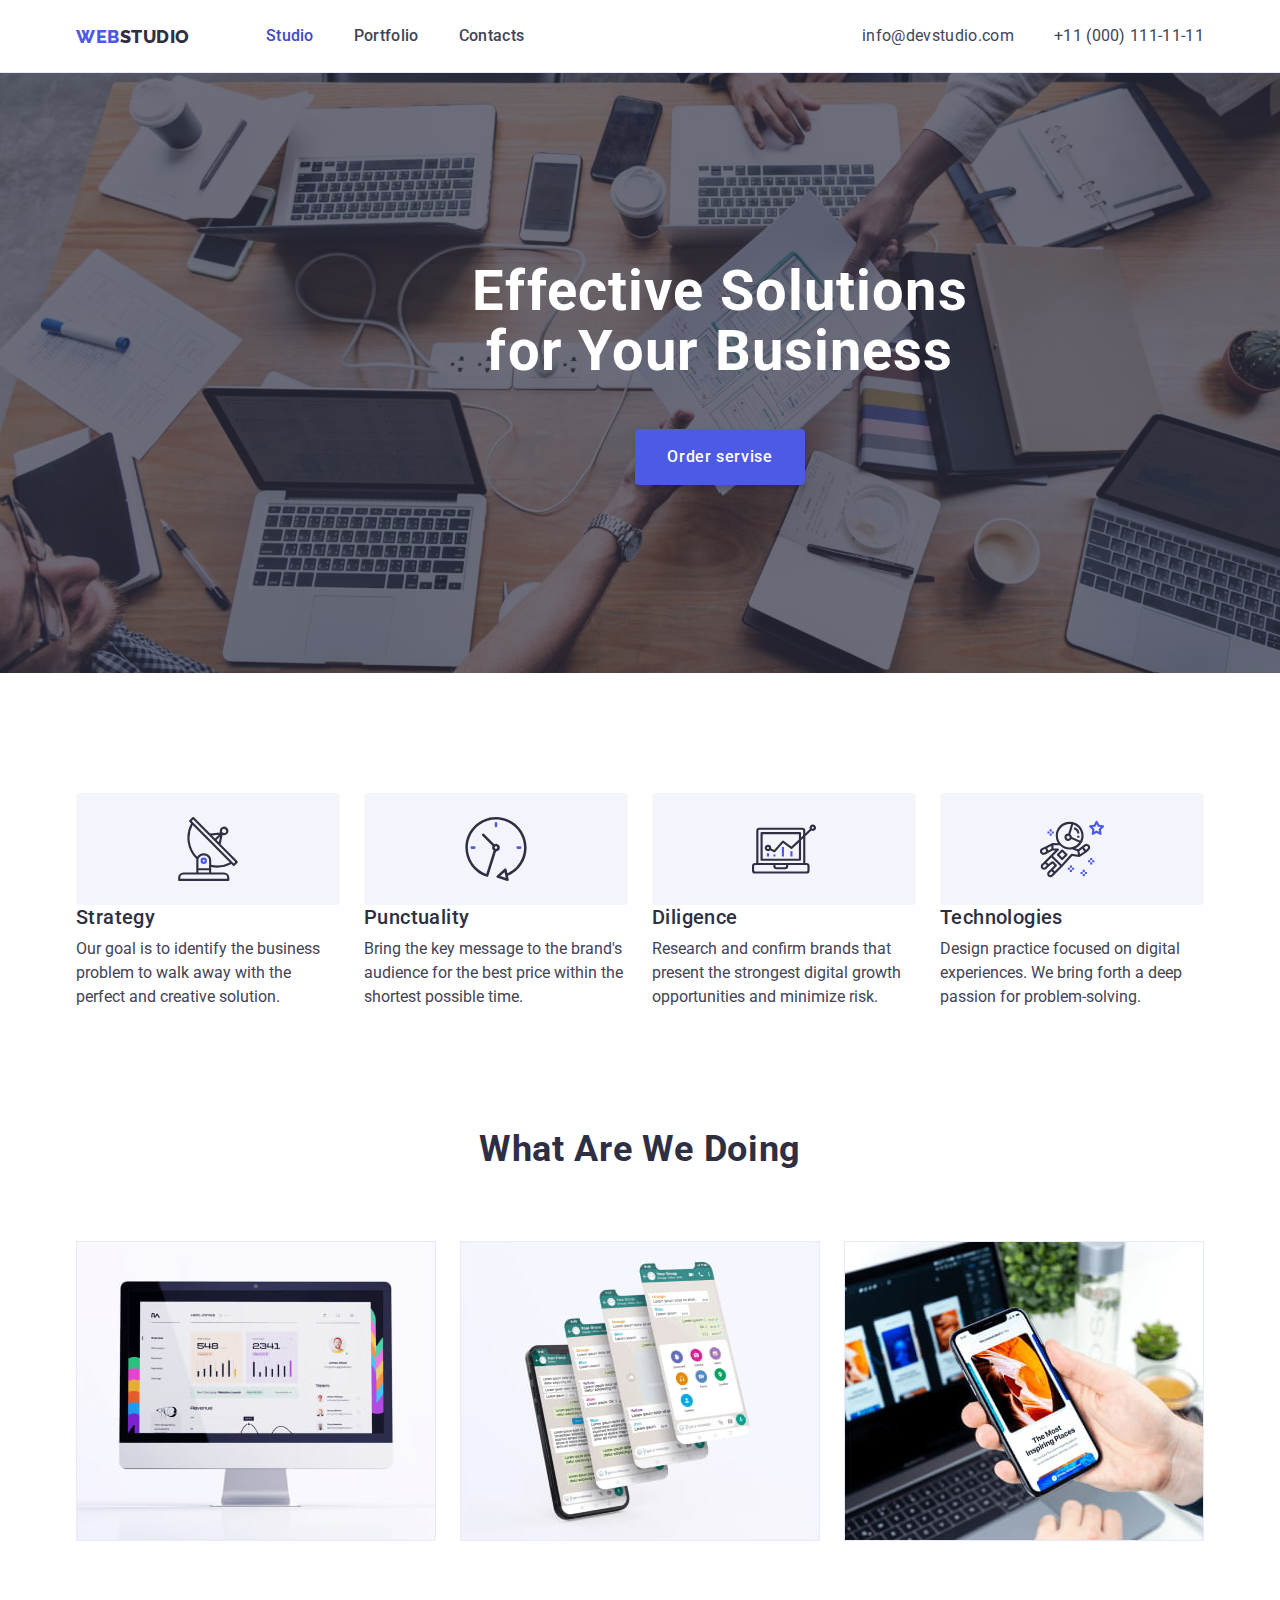
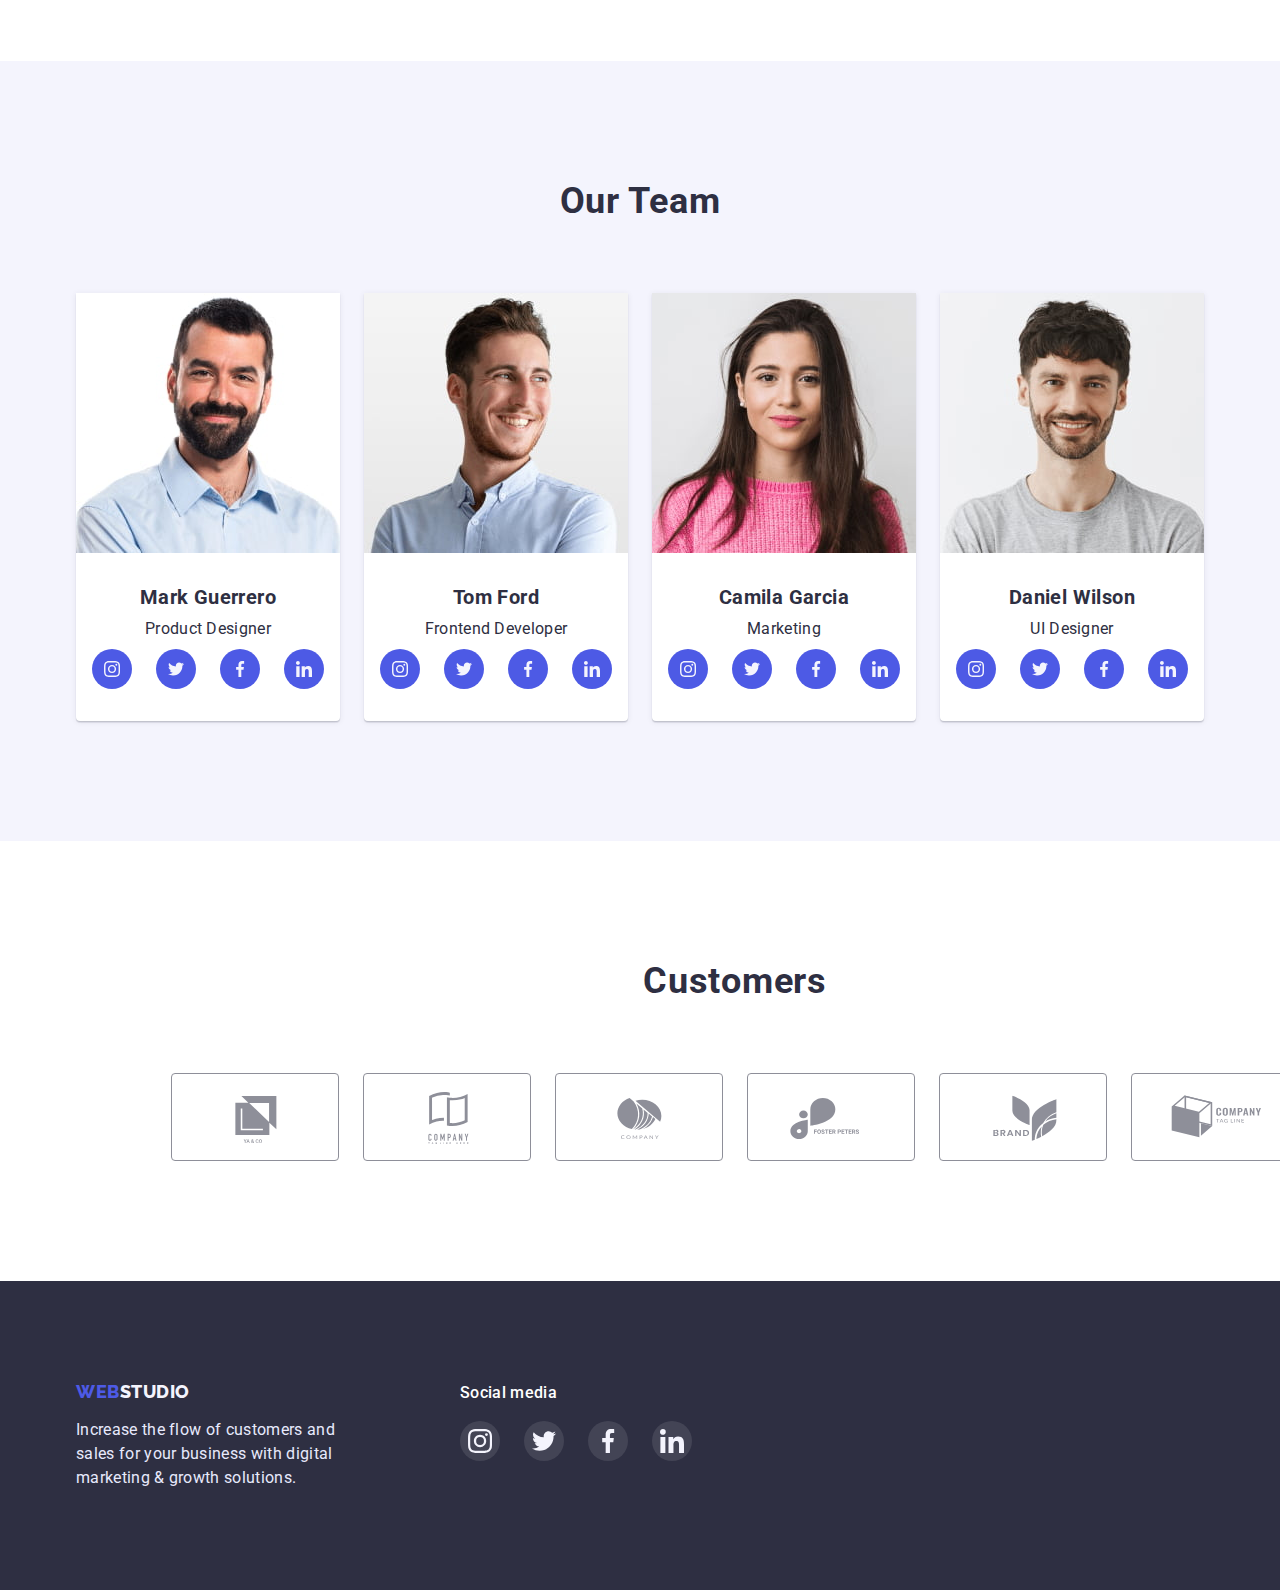
<file: index.html>
<!DOCTYPE html>
<html lang="en">
  <head>
    <meta charset="UTF-8" />
    <meta http-equiv="X-UA-Compatible" content="IE=edge" />
    <meta name="viewport" content="width=device-width, initial-scale=1.0" />
    <meta name="description" content="Effective Solutions for Your Business" />
    <title>Web Studio</title>
    <link rel="preconnect" href="https://fonts.googleapis.com" />
    <link rel="preconnect" href="https://fonts.gstatic.com" crossorigin />
    <link
      href="https://fonts.googleapis.com/css2?family=Raleway:wght@800&family=Roboto:wght@400;500;700;900&display=swap"
      rel="stylesheet"
    />
    <link
      href="https://cdn.jsdelivr.net/npm/modern-normalize@1.1.0/modern-normalize.min.css"
      rel="stylesheet"
    />

    <link rel="stylesheet" href="./css/styles.css" />
  </head>
  <body>
    <!-- Header -->
    <header class="header">
      <div class="container header-container">
        <nav class="header-nav">
          <a class="link logo" href="./index.html"
            ><span class="beginning-logo">Web</span>Studio</a
          >
          <ul class="header-menu list-style">
            <li class="header-menu-item">
              <a class="link navigation active-link" href="">Studio</a>
            </li>
            <li class="header-menu-item">
              <a class="link navigation" href="./portfolio.html">Portfolio</a>
            </li>
            <li class="header-menu-item">
              <a class="link navigation" href="">Contacts</a>
            </li>
          </ul>
        </nav>
        <address class="address-link">
          <ul class="list-style header-menu">
            <li>
              <a
                class="link header-link header-mail"
                href="mailto:info@devstudio.com"
                rel="noopener norefferer"
                >info@devstudio.com</a
              >
            </li>
            <li>
              <a class="link header-link" href="tel:+110001111111"
                >+11 (000) 111-11-11</a
              >
            </li>
          </ul>
        </address>
      </div>
    </header>

    <main>
      <!-- Hero image -->
      <section class="hero-section">
        <div class="container hero-section-container">
          <h1 class="hero-headline">Effective Solutions for Your Business</h1>
          <button type="button" class="service-btn">Order servise</button>
        </div>
      </section>

      <!-- Section 1 -->
      <section class="advantages-section">
        <div class="container">
          <h2 hidden>Our advantages</h2>
          <ul class="list-style advantages-list">
            <li class="advantages-list-item">
              <div class="advantage-box">
                <svg width="64" height="64">
                  <use href="./images/icons.svg#icon-antenna"></use>
                </svg>
              </div>
              <h3 class="subtitle">Strategy</h3>
              <p class="text">
                Our goal is to identify the business problem to walk away with
                the perfect and creative solution.
              </p>
            </li>
            <li class="advantages-list-item">
              <div class="advantage-box">
                <svg width="64" height="64">
                  <use href="./images/icons.svg#icon-clock"></use>
                </svg>
              </div>
              <h3 class="subtitle">Punctuality</h3>
              <p class="text">
                Bring the key message to the brand's audience for the best price
                within the shortest possible time.
              </p>
            </li>
            <li class="advantages-list-item">
              <div class="advantage-box">
                <svg width="64" height="64">
                  <use href="./images/icons.svg#icon-diagram"></use>
                </svg>
              </div>

              <h3 class="subtitle">Diligence</h3>
              <p class="text">
                Research and confirm brands that present the strongest digital
                growth opportunities and minimize risk.
              </p>
            </li>
            <li class="advantages-list-item">
              <div class="advantage-box">
                <svg width="64" height="64">
                  <use href="./images/icons.svg#icon-astronaut"></use>
                </svg>
              </div>
              <h3 class="subtitle">Technologies</h3>
              <p class="text">
                Design practice focused on digital experiences. We bring forth a
                deep passion for problem-solving.
              </p>
            </li>
          </ul>
        </div>
      </section>

      <!-- Section 2 -->
      <section class="work-section">
        <div class="container">
          <h2 class="title">What are we doing</h2>
          <ul class="list-style work-list">
            <li>
              <img
                src="./images/work1.jpg"
                alt="A computer monitor"
                width="360"
                height="300"
              />
            </li>
            <li>
              <img
                src="./images/work2.jpg"
                alt="A phone app"
                width="360"
                height="300"
              />
            </li>
            <li>
              <img
                src="./images/work3.jpg"
                alt="A laptop and a phone"
                width="360"
                height="300"
              />
            </li>
          </ul>
        </div>
      </section>

      <!-- Section 3 -->
      <section class="workers-section">
        <div class="container">
          <h2 class="title">Our Team</h2>
          <ul class="list-style workers-list">
            <li class="list-bg">
              <img
                src="./images/teamcard1.jpg"
                alt="A man with a beard"
                width="264"
                height="260"
              />
              <div class="workers-card">
                <h3 class="name">Mark Guerrero</h3>
                <p class="position">Product Designer</p>
                <ul class="list-style social-networks-list">
                  <li>
                    <a
                      class="link social-network-link"
                      href=""
                      rel="noopener norefferer"
                      aria-label="Instagram link"
                    >
                      <svg width="16" height="16">
                        <use href="./images/icons.svg#icon-instagram"></use>
                      </svg>
                    </a>
                  </li>
                  <li>
                    <a
                      class="link social-network-link"
                      href=""
                      rel="noopener norefferer"
                      aria-label="Twitter link"
                    >
                      <svg width="16" height="16">
                        <use href="./images/icons.svg#icon-twitter"></use>
                      </svg>
                    </a>
                  </li>
                  <li>
                    <a
                      class="link social-network-link"
                      href=""
                      rel="noopener norefferer"
                      aria-label="Facebook link"
                    >
                      <svg width="16" height="16">
                        <use href="./images/icons.svg#icon-facebook"></use>
                      </svg>
                    </a>
                  </li>
                  <li>
                    <a
                      class="link social-network-link"
                      href=""
                      rel="noopener norefferer"
                      aria-label="Linkedin link"
                    >
                      <svg width="16" height="16">
                        <use href="./images/icons.svg#icon-linkedin"></use>
                      </svg>
                    </a>
                  </li>
                </ul>
              </div>
            </li>
            <li class="list-bg">
              <img
                src="./images/teamcard2.jpg"
                alt="A smiling man"
                width="264"
                height="260"
              />
              <div class="workers-card">
                <h3 class="name">Tom Ford</h3>
                <p class="position">Frontend Developer</p>
                <ul class="list-style social-networks-list">
                  <li>
                    <a
                      class="link social-network-link"
                      href=""
                      rel="noopener norefferer"
                      aria-label="Instagram link"
                    >
                      <svg width="16" height="16">
                        <use href="./images/icons.svg#icon-instagram"></use>
                      </svg>
                    </a>
                  </li>
                  <li>
                    <a
                      class="link social-network-link"
                      href=""
                      rel="noopener norefferer"
                      aria-label="Twitter link"
                    >
                      <svg width="16" height="16">
                        <use href="./images/icons.svg#icon-twitter"></use>
                      </svg>
                    </a>
                  </li>
                  <li>
                    <a
                      class="link social-network-link"
                      href=""
                      rel="noopener norefferer"
                      aria-label="Facebook link"
                    >
                      <svg width="16" height="16">
                        <use href="./images/icons.svg#icon-facebook"></use>
                      </svg>
                    </a>
                  </li>
                  <li>
                    <a
                      class="link social-network-link"
                      href=""
                      rel="noopener norefferer"
                      aria-label="Linkedin link"
                    >
                      <svg width="16" height="16">
                        <use href="./images/icons.svg#icon-linkedin"></use>
                      </svg>
                    </a>
                  </li>
                </ul>
              </div>
            </li>
            <li class="list-bg">
              <img
                src="./images/teamcard3.jpg"
                alt="A woman with long browm hair"
                width="264"
                height="260"
              />
              <div class="workers-card">
                <h3 class="name">Camila Garcia</h3>
                <p class="position">Marketing</p>
                <ul class="list-style social-networks-list">
                  <li>
                    <a
                      class="link social-network-link"
                      href=""
                      rel="noopener norefferer"
                      aria-label="Instagram link"
                    >
                      <svg width="16" height="16">
                        <use href="./images/icons.svg#icon-instagram"></use>
                      </svg>
                    </a>
                  </li>
                  <li>
                    <a
                      class="link social-network-link"
                      href=""
                      rel="noopener norefferer"
                      aria-label="Twitter link"
                    >
                      <svg width="16" height="16">
                        <use href="./images/icons.svg#icon-twitter"></use>
                      </svg>
                    </a>
                  </li>
                  <li>
                    <a
                      class="link social-network-link"
                      href=""
                      rel="noopener norefferer"
                      aria-label="Facebook link"
                    >
                      <svg width="16" height="16">
                        <use href="./images/icons.svg#icon-facebook"></use>
                      </svg>
                    </a>
                  </li>
                  <li>
                    <a
                      class="link social-network-link"
                      href=""
                      rel="noopener norefferer"
                      aria-label="Linkedin link"
                    >
                      <svg width="16" height="16">
                        <use href="./images/icons.svg#icon-linkedin"></use>
                      </svg>
                    </a>
                  </li>
                </ul>
              </div>
            </li>
            <li class="list-bg">
              <img
                src="./images/teamcard4.jpg"
                alt="A man with brown hair"
                width="264"
                height="260"
              />
              <div class="workers-card">
                <h3 class="name">Daniel Wilson</h3>
                <p class="position">UI Designer</p>
                <ul class="list-style social-networks-list">
                  <li>
                    <a
                      class="link social-network-link"
                      href=""
                      rel="noopener norefferer"
                      aria-label="Instagram link"
                    >
                      <svg width="16" height="16">
                        <use href="./images/icons.svg#icon-instagram"></use>
                      </svg>
                    </a>
                  </li>
                  <li>
                    <a
                      class="link social-network-link"
                      href=""
                      rel="noopener norefferer"
                      aria-label="Twitter link"
                    >
                      <svg width="16" height="16">
                        <use href="./images/icons.svg#icon-twitter"></use>
                      </svg>
                    </a>
                  </li>
                  <li>
                    <a
                      class="link social-network-link"
                      href=""
                      rel="noopener norefferer"
                      aria-label="Facebook link"
                    >
                      <svg width="16" height="16">
                        <use href="./images/icons.svg#icon-facebook"></use>
                      </svg>
                    </a>
                  </li>
                  <li>
                    <a
                      class="link social-network-link"
                      href=""
                      rel="noopener norefferer"
                      aria-label="Linkedin link"
                    >
                      <svg width="16" height="16">
                        <use href="./images/icons.svg#icon-linkedin"></use>
                      </svg>
                    </a>
                  </li>
                </ul>
              </div>
            </li>
          </ul>
        </div>
      </section>

      <!-- Section 4 -->

      <section class="customers-section">
        <div class="container">
          <h2 class="title">Customers</h2>
          <ul class="list-style customers-list">
            <li class="customers-logo">
              <a
                class="link customer-logo-icon"
                href=""
                rel="noopener norefferer"
                aria-label="Company link"
              >
                <svg width="104" height="56">
                  <use href="./images/icons.svg#icon-logo-1"></use>
                </svg>
              </a>
            </li>
            <li class="customers-logo">
              <a
                class="link customer-logo-icon"
                href=""
                rel="noopener norefferer"
                aria-label="Company link"
              >
                <svg width="104" height="56">
                  <use href="./images/icons.svg#icon-logo-2"></use>
                </svg>
              </a>
            </li>
            <li class="customers-logo">
              <a
                class="link customer-logo-icon"
                href=""
                rel="noopener norefferer"
                aria-label="Company link"
              >
                <svg width="104" height="56">
                  <use href="./images/icons.svg#icon-logo-3"></use>
                </svg>
              </a>
            </li>
            <li class="customers-logo">
              <a
                class="link customer-logo-icon"
                href=""
                rel="noopener norefferer"
                aria-label="Company link"
              >
                <svg width="104" height="56">
                  <use href="./images/icons.svg#icon-logo-4"></use>
                </svg>
              </a>
            </li>
            <li class="customers-logo">
              <a
                class="link customer-logo-icon"
                href=""
                rel="noopener norefferer"
                aria-label="Company link"
              >
                <svg width="104" height="56">
                  <use href="./images/icons.svg#icon-logo-5"></use>
                </svg>
              </a>
            </li>
            <li class="customers-logo">
              <a
                class="link customer-logo-icon"
                href=""
                rel="noopener norefferer"
                aria-label="Company link"
              >
                <svg width="104" height="56">
                  <use href="./images/icons.svg#icon-logo-6"></use>
                </svg>
              </a>
            </li>
          </ul>
        </div>
      </section>
    </main>

    <!-- Footer -->

    <footer class="footer">
      <div class="container">
        <ul class="list-style footer-list">
          <li>
            <a class="link logo" href="./index.html"
              ><span class="beginning-logo">Web</span
              ><span class="footer-logo">Studio</span></a
            >
            <p class="footer-text">
              Increase the flow of customers and sales for your business with
              digital marketing & growth solutions.
            </p>
          </li>
          <li>
            <h4 class="footer-social-media">Social media</h4>
            <ul class="list-style social-networks-list">
              <li>
                <a
                  class="link footer-social-network-link"
                  href=""
                  rel="noopener norefferer"
                  aria-label="Instagram link"
                >
                  <svg width="24" height="24">
                    <use href="./images/icons.svg#icon-instagram"></use>
                  </svg>
                </a>
              </li>
              <li>
                <a
                  class="link footer-social-network-link"
                  href=""
                  rel="noopener norefferer"
                  aria-label="Twitter link"
                >
                  <svg width="24" height="24">
                    <use href="./images/icons.svg#icon-twitter"></use>
                  </svg>
                </a>
              </li>
              <li>
                <a
                  class="link footer-social-network-link"
                  href=""
                  rel="noopener norefferer"
                  aria-label="Facebook link"
                >
                  <svg width="24" height="24">
                    <use href="./images/icons.svg#icon-facebook"></use>
                  </svg>
                </a>
              </li>
              <li>
                <a
                  class="link footer-social-network-link"
                  href=""
                  rel="noopener norefferer"
                  aria-label="Linkedin link"
                >
                  <svg width="24" height="24">
                    <use href="./images/icons.svg#icon-linkedin"></use>
                  </svg>
                </a>
              </li>
            </ul>
          </li>
        </ul>
      </div>
    </footer>
  </body>
</html>
</file>
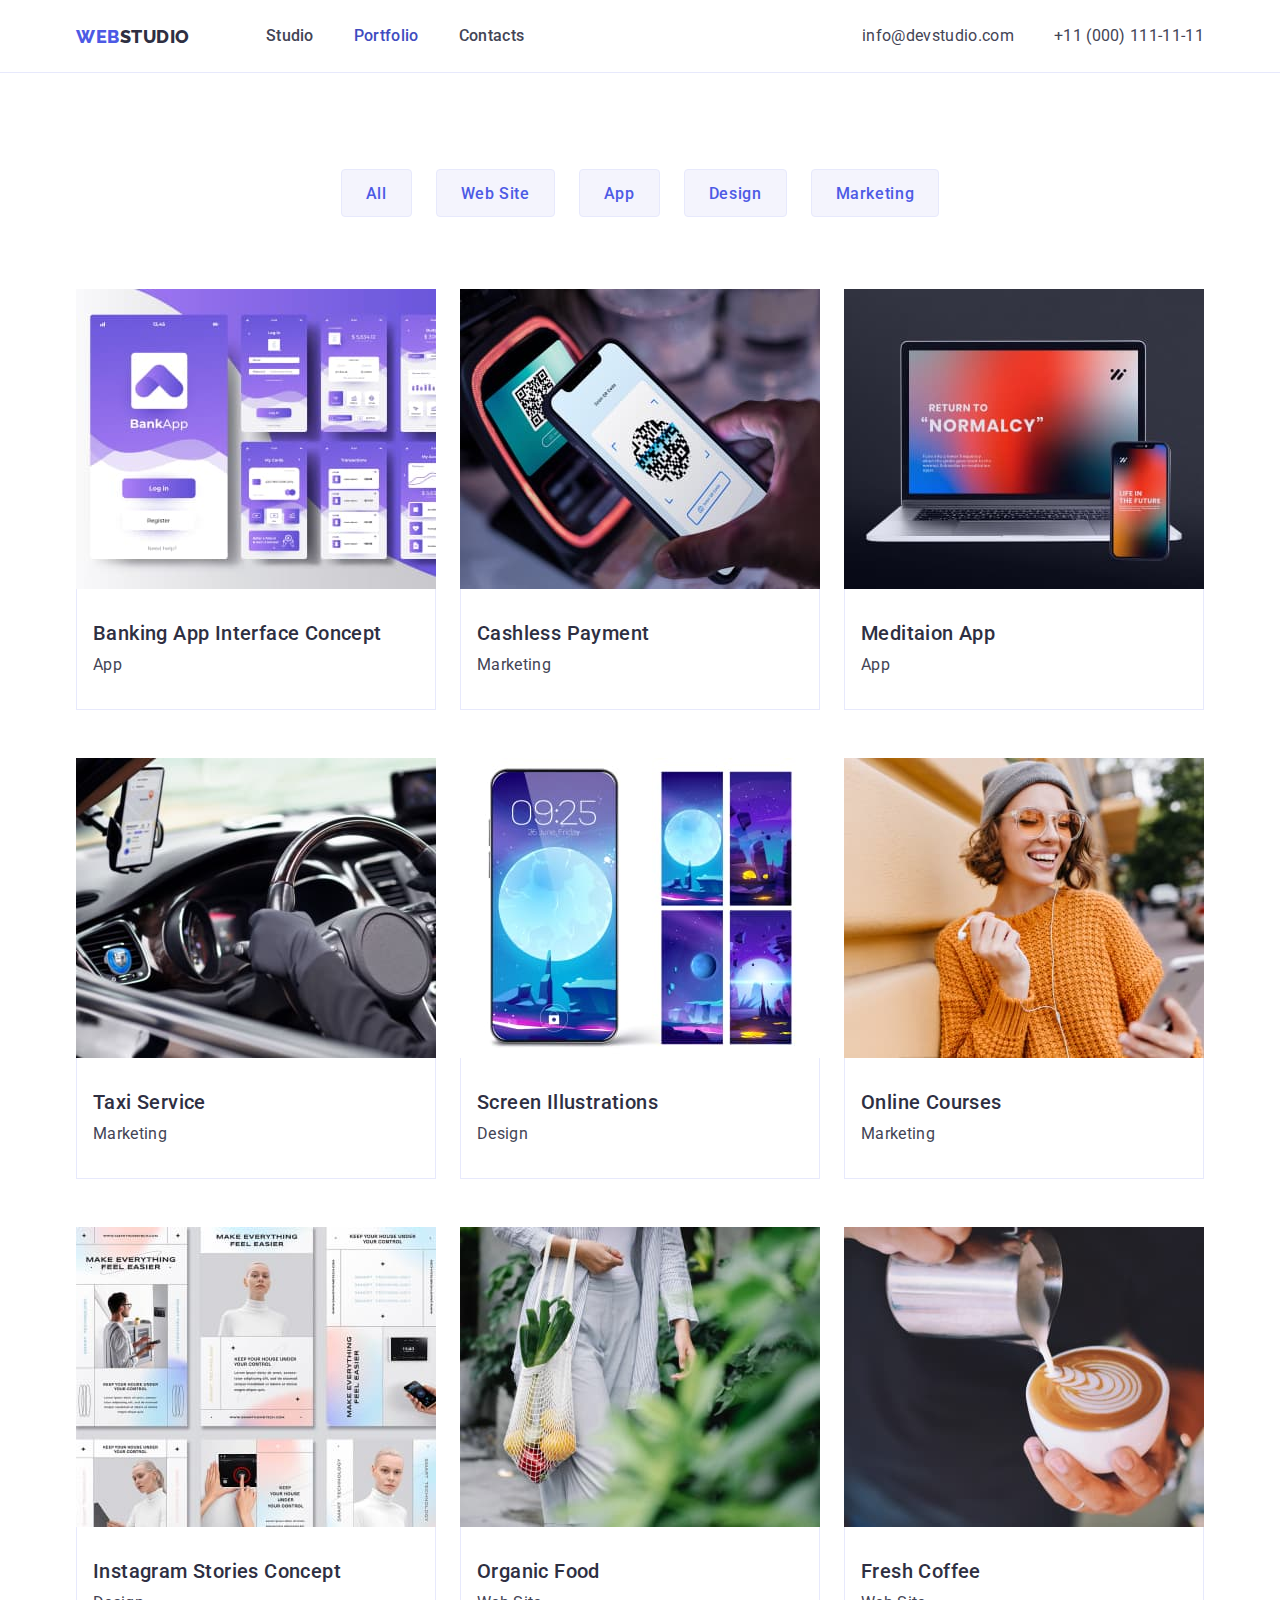
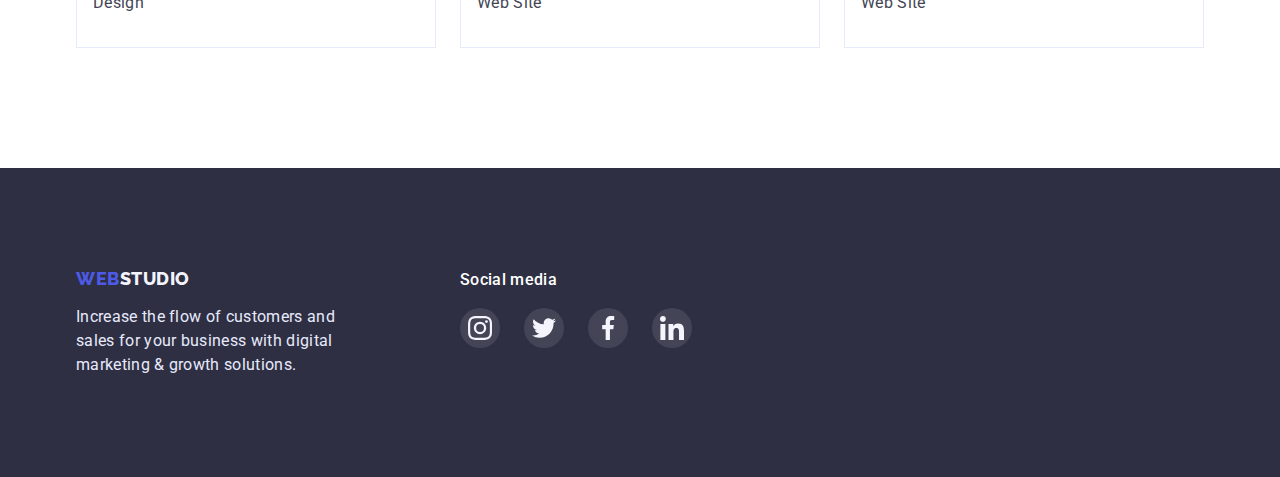
<file: portfolio.html>
<!DOCTYPE html>
<html lang="en">
  <head>
    <meta charset="UTF-8" />
    <meta http-equiv="X-UA-Compatible" content="IE=edge" />
    <meta name="viewport" content="width=device-width, initial-scale=1.0" />
    <title>Portfolio</title>
    <link rel="preconnect" href="https://fonts.googleapis.com" />
    <link rel="preconnect" href="https://fonts.gstatic.com" crossorigin />
    <link
      href="https://fonts.googleapis.com/css2?family=Raleway:wght@800&family=Roboto:wght@400;500;700;900&display=swap"
      rel="stylesheet"
    />
    <link
      href="https://cdn.jsdelivr.net/npm/modern-normalize@1.1.0/modern-normalize.min.css"
      rel="stylesheet"
    />
    <link rel="stylesheet" href="./css/styles.css" />
  </head>
  <body>
    <!-- Header -->
    <header class="header">
      <div class="container header-container">
        <nav class="header-nav">
          <a class="link logo" href="./index.html"
            ><span class="beginning-logo">Web</span>Studio</a
          >
          <ul class="list-style header-menu">
            <li class="header-menu-item">
              <a class="link navigation" href="./index.html">Studio</a>
            </li>
            <li class="header-menu-item">
              <a class="link navigation active-link" href="./portfolio.html"
                >Portfolio</a
              >
            </li>
            <li class="header-menu-item">
              <a class="link navigation" href="">Contacts</a>
            </li>
          </ul>
        </nav>
        <address class="address-link">
          <ul class="list-style header-menu">
            <li>
              <a
                class="link header-link header-mail"
                href="mailto:info@devstudio.com"
                rel="noopener norefferer"
                >info@devstudio.com</a
              >
            </li>
            <li>
              <a class="link header-link" href="tel:+110001111111"
                >+11 (000) 111-11-11</a
              >
            </li>
          </ul>
        </address>
      </div>
    </header>

    <main>
      <section class="section">
        <div class="container">
          <!--Filters-->
          <h1 hidden>Filters</h1>
          <ul class="list-style filter-menu">
            <li><button type="button" class="filter-button">All</button></li>
            <li>
              <button type="button" class="filter-button">Web Site</button>
            </li>
            <li><button type="button" class="filter-button">App</button></li>
            <li><button type="button" class="filter-button">Design</button></li>
            <li>
              <button type="button" class="filter-button">Marketing</button>
            </li>
          </ul>

          <!--Row 1-->
          <ul class="list-style projects-list">
            <li class="projects-list-items">
              <a class="link project-link" href="" rel="noopener norefferer">
                <img
                  src="./images/project_card_1.jpg"
                  alt="A banking app interface"
                  width="360"
                  height="300"
                />
                <div class="project-card">
                  <h2 class="projects">Banking App Interface Concept</h2>
                  <p class="project-desc">App</p>
                </div>
              </a>
            </li>
            <li class="projects-list-items">
              <a class="link project-link" href="" rel="noopener norefferer">
                <img
                  src="./images/project_card_2.jpg"
                  alt="A cashless payment by phone"
                  width="360"
                  height="300"
                />
                <div class="project-card">
                  <h2 class="projects">Cashless Payment</h2>
                  <p class="project-desc">Marketing</p>
                </div>
              </a>
            </li>
            <li class="projects-list-items">
              <a class="link project-link" href="" rel="noopener norefferer">
                <img
                  src="./images/project_card_3.jpg"
                  alt="A laptop and a phone"
                  width="360"
                  height="300"
                />
                <div class="project-card">
                  <h2 class="projects">Meditaion App</h2>
                  <p class="project-desc">App</p>
                </div>
              </a>
            </li>

            <!--Row 2-->
            <li class="projects-list-items">
              <a class="link project-link" href="" rel="noopener norefferer">
                <img
                  src="./images/project_card_4.jpg"
                  alt="A black steering wheel in the car interior"
                  width="360"
                  height="300"
                />
                <div class="project-card">
                  <h2 class="projects">Taxi Service</h2>
                  <p class="project-desc">Marketing</p>
                </div>
              </a>
            </li>
            <li class="projects-list-items">
              <a class="link project-link" href="" rel="noopener norefferer">
                <img
                  src="./images/project_card_5.jpg"
                  alt="A smartphone with different screen illustrations options"
                  width="360"
                  height="300"
                />
                <div class="project-card">
                  <h2 class="projects">Screen Illustrations</h2>
                  <p class="project-desc">Design</p>
                </div>
              </a>
            </li>
            <li class="projects-list-items">
              <a class="link project-link" href="" rel="noopener norefferer">
                <img
                  src="./images/project_card_6.jpg"
                  alt="A smiling woman with glasses and headphones"
                  width="360"
                  height="300"
                />
                <div class="project-card">
                  <h2 class="projects">Online Courses</h2>
                  <p class="project-desc">Marketing</p>
                </div>
              </a>
            </li>

            <!--Row 3-->
            <li class="projects-list-items">
              <a class="link project-link" href="" rel="noopener norefferer">
                <img
                  src="./images/project_card_7.jpg"
                  alt="Different web pages"
                  width="360"
                  height="300"
                />
                <div class="project-card">
                  <h2 class="projects">Instagram Stories Concept</h2>
                  <p class="project-desc">Design</p>
                </div>
              </a>
            </li>

            <li class="projects-list-items">
              <a class="link project-link" href="" rel="noopener norefferer">
                <img
                  src="./images/project_card_8.jpg"
                  alt="A bag with fruits and vegetables"
                  width="360"
                  height="300"
                />
                <div class="project-card">
                  <h2 class="projects">Organic Food</h2>
                  <p class="project-desc">Web Site</p>
                </div>
              </a>
            </li>
            <li class="projects-list-items">
              <a class="link project-link" href="" rel="noopener norefferer">
                <img
                  src="./images/project_card_9.jpg"
                  alt="A cup of coffee"
                  width="360"
                  height="300"
                />
                <div class="project-card">
                  <h2 class="projects">Fresh Coffee</h2>
                  <p class="project-desc">Web Site</p>
                </div>
              </a>
            </li>
          </ul>
        </div>
      </section>
    </main>

    <!-- Footer -->

    <footer class="footer">
      <div class="container">
        <ul class="list-style footer-list">
          <li>
            <a class="link logo" href="./index.html"
              ><span class="beginning-logo">Web</span
              ><span class="footer-logo">Studio</span></a
            >
            <p class="footer-text">
              Increase the flow of customers and sales for your business with
              digital marketing & growth solutions.
            </p>
          </li>
          <li>
            <h4 class="footer-social-media">Social media</h4>
            <ul class="list-style social-networks-list">
              <li>
                <a
                  class="link footer-social-network-link"
                  href=""
                  rel="noopener norefferer"
                  aria-label="Instagram link"
                >
                  <svg width="24" height="24">
                    <use href="./images/icons.svg#icon-instagram"></use>
                  </svg>
                </a>
              </li>
              <li>
                <a
                  class="link footer-social-network-link"
                  href=""
                  rel="noopener norefferer"
                  aria-label="Twitter link"
                >
                  <svg width="24" height="24">
                    <use href="./images/icons.svg#icon-twitter"></use>
                  </svg>
                </a>
              </li>
              <li>
                <a
                  class="link footer-social-network-link"
                  href=""
                  rel="noopener norefferer"
                  aria-label="Facebook link"
                >
                  <svg width="24" height="24">
                    <use href="./images/icons.svg#icon-facebook"></use>
                  </svg>
                </a>
              </li>
              <li>
                <a
                  class="link footer-social-network-link"
                  href=""
                  rel="noopener norefferer"
                  aria-label="Linkedin link"
                >
                  <svg width="24" height="24">
                    <use href="./images/icons.svg#icon-linkedin"></use>
                  </svg>
                </a>
              </li>
            </ul>
          </li>
        </ul>
      </div>
    </footer>
  </body>
</html>
</file>
<file: css/styles.css>
:root {
  /* Text colors */
  --primary-txt-color: #2e2f42;
  --secondary-txt-color: #434455;
  --tertiary-txt-color: #ffffff;
  --accent-txt-color: #404bbf;
  --logo-txt-color: #4d5ae5;
  --footer-txt-color: #f4f4fd;
  --second-footer-txt-color: #e7e9fc;

  /* Bg colors */
  --primary-bg-color: #2e2f42;
  --secondary-bg-color: #e5e5e5;
  --tertiary-bg-color: #ffffff;
  --accent-bg-color: #404bbf;
  --order-button-bg-color: #4d5ae5;
  --button-section-bg-color: #f4f4fd;

  /* Others */
}

h1,
h2,
h3,
h4,
p {
  margin-top: 0;
  margin-bottom: 0;
}
ul {
  margin-top: 0;
  margin-bottom: 0;
  padding-left: 0;
}
img {
  display: block;
  max-width: 100%;
  height: auto;
}
body {
  font-family: "Roboto", sans-serif;
  color: var(--primary-txt-color);
}

.container {
  width: 1158px;
  margin-left: auto;
  margin-right: auto;
  padding-left: 15px;
  padding-right: 15px;
}

.link {
  text-decoration: none;
}

.list-style {
  list-style: none;
}

/*Header*/

.header-container {
  display: flex;
  padding-top: 24px;
  padding-bottom: 24px;
}
.header-nav {
  display: flex;
  align-items: center;
}

.header-menu {
  display: flex;
  align-items: center;
}

.logo {
  margin-right: 76px;
}

.header-menu-item:not(:last-child) {
  margin-right: 40px;
}

.address-link {
  margin-left: auto;
}
.header-mail {
  margin-right: 40px;
}

.header {
  background: var(--tertiary-bg-color);
  border-bottom: 1px solid #e7e9fc;
}
.logo {
  font-family: "Raleway";
  font-weight: 800;
  font-size: 18px;
  line-height: calc(21 / 18);
  letter-spacing: 0.03em;
  text-transform: uppercase;
  color: var(--primary-txt-color);
}
.beginning-logo {
  color: var(--logo-txt-color);
}

.navigation {
  font-weight: 500;
  font-size: 16px;
  line-height: calc(24 / 16);
  letter-spacing: 0.02em;
  color: var(--secondary-txt-color);
}

.navigation:hover,
.navigation:focus {
  color: var(--accent-txt-color);
}
.active-link {
  color: var(--accent-txt-color);
}
.header-link {
  font-style: normal;
  font-size: 16px;
  line-height: calc(24 / 16);
  letter-spacing: 0.02em;
  color: var(--secondary-txt-color);
  margin-left: auto;
}
.header-link:hover,
.header-link:focus {
  color: var(--accent-txt-color);
}

/*Hero section*/
.hero-section-container {
  display: block;
}

.hero-headline {
  font-size: 56px;
  line-height: calc(60 / 56);
  letter-spacing: 0.02em;
  color: var(--tertiary-txt-color);
  margin-bottom: 48px;
  max-width: 496px;
  margin-left: auto;
  margin-right: auto;
}

.hero-section {
  background-color: var(--primary-bg-color);
  background-image: linear-gradient(
      rgba(46, 47, 66, 0.7),
      rgba(46, 47, 66, 0.7)
    ),
    url("../images/people-office.jpg");
  background-size: cover;
  padding-top: 188px;
  padding-bottom: 188px;
  text-align: center;
  width: 1440px;
  margin: 0 auto;
}

.service-btn {
  border: none;
  background: var(--order-button-bg-color);
  box-shadow: 0px 4px 4px rgba(0, 0, 0, 0.15);
  border-radius: 4px;
  font-family: inherit;
  font-weight: 500;
  font-size: 16px;
  line-height: calc(24 / 16);
  letter-spacing: 0.04em;
  color: var(--tertiary-txt-color);
  cursor: pointer;
  padding: 16px 32px;
}
.service-btn:hover,
.service-btn:focus {
  background-color: var(--accent-bg-color);
}

/* Section 1*/

.advantages-section {
  padding-top: 120px;
  padding-bottom: 120px;
}

.advantages-list {
  display: flex;
  padding: 0px;
  gap: 24px;
}

.advantages-list > .advantages-list-item {
  flex-basis: calc(100% / 4);
}

.advantage-box {
  background-color: var(--button-section-bg-color);
  border-radius: 4px;
  height: 112px;
  max-width: 264px;
  display: flex;
  justify-content: center;
  align-items: center;
}

.subtitle {
  font-weight: 500;
  font-size: 20px;
  line-height: calc(24 / 20);
  letter-spacing: 0.02em;
  color: var(--primary-txt-color);
  margin-bottom: 8px;
}

.text {
  font-size: 16px;
  line-height: calc(24 / 16);
  color: var(--secondary-txt-color);
}

/* Section 2*/
.title {
  left: 559px;
  top: 1016px;
  font-size: 36px;
  line-height: calc(40 / 36);
  text-align: center;
  letter-spacing: 0.02em;
  text-transform: capitalize;
  color: var(--primary-txt-color);
  margin-bottom: 72px;
}

.work-section {
  padding-bottom: 120px;
}

.work-list {
  display: flex;
  flex-wrap: wrap;
  gap: 24px;
}

/*Section 3*/
.workers-section {
  background-color: var(--button-section-bg-color);
  padding-top: 120px;
  padding-bottom: 120px;
  text-align: center;
}
.list-bg {
  background: var(--tertiary-bg-color);
  box-shadow: 0px 1px 6px rgba(46, 47, 66, 0.08),
    0px 1px 1px rgba(46, 47, 66, 0.16), 0px 2px 1px rgba(46, 47, 66, 0.08);
  border-radius: 0px 0px 4px 4px;
}

.workers-list {
  display: flex;
  flex-wrap: wrap;
  margin-top: 72px;
  gap: 24px;
}

.workers-card {
  padding-top: 32px;
  padding-bottom: 32px;
}
.name {
  font-size: 20px;
  line-height: calc(24 / 20);
  color: var(--primary-txt-color);
  letter-spacing: 0.02em;
  padding: 0px;
  margin-bottom: 8px;
}

.position {
  font-size: 16px;
  line-height: calc(24 / 16);
  letter-spacing: 0.02em;
  margin-bottom: 8px;
}

.social-networks-list {
  display: flex;
  gap: 24px;
  align-items: center;
  justify-content: center;
}

.social-network-link {
  display: flex;
  align-items: center;
  justify-content: center;
  width: 40px;
  height: 40px;
  border-radius: 50%;
  background-color: var(--order-button-bg-color);
}
.social-network-link:hover,
.social-network-link:focus {
  background-color: var(--accent-bg-color);
}

/*Section 4*/
.customers-section {
  padding-top: 120px;
  padding-bottom: 120px;
  padding-left: 156px;
  padding-right: 156px;
}
.customers-list {
  display: flex;
  flex-wrap: wrap;
  gap: 24px;
}

.customers-logo {
  width: 168px;
  height: 88px;
}

.customer-logo-icon {
  display: flex;
  align-items: center;
  justify-content: center;
  border-radius: 4px;
  border: 1px #8e8f99 solid;
  fill: #8e8f99;
  height: inherit;
}

.customer-logo-icon:hover,
.customer-logo-icon:focus {
  fill: var(--accent-bg-color);
  border-color: var(--accent-bg-color);
}

/*Filters*/

.section {
  padding-top: 96px;
  padding-bottom: 120px;
}

.filter-menu {
  display: flex;
  justify-content: center;
  gap: 24px;
  margin-bottom: 72px;
}

.filter-button {
  background-color: var(--button-section-bg-color);
  border: 1px solid #e7e9fc;
  border-radius: 4px;
  font-family: inherit;
  font-weight: 500;
  font-size: 16px;
  line-height: calc(24 / 16);
  letter-spacing: 0.04em;
  color: var(--logo-txt-color);
  cursor: pointer;
  justify-content: center;
  padding: 12px 24px;
  height: 48px;
}

.filter-button:hover,
.filter-button:focus {
  background: var(--accent-bg-color);
  box-shadow: 0px 3px 1px rgba(0, 0, 0, 0.1), 0px 2px 1px rgba(0, 0, 0, 0.08),
    0px 2px 2px rgba(0, 0, 0, 0.12);
  border-radius: 4px;
  color: var(--tertiary-txt-color);
  border-color: var(--accent-bg-color);
}

/*Projects*/

.projects-list {
  display: flex;
  flex-wrap: wrap;
  column-gap: 24px;
  row-gap: 48px;
  margin: 0px;
}

.project-link {
  display: block;
  flex-basis: calc((100% - 2 * 24px) / 3);
}
.project-link:hover {
  box-shadow: 0px 2px 1px rgba(46, 47, 66, 0.08),
    0px 1px 1px rgba(46, 47, 66, 0.16), 0px 1px 6px rgba(46, 47, 66, 0.08);
}

.project-card {
  padding-top: 32px;
  padding-bottom: 32px;
  border: solid 1px;
  border-color: var(--second-footer-txt-color);
  border-top: none;
  padding-left: 16px;
}

.projects {
  font-weight: 500;
  font-size: 20px;
  line-height: calc(24 / 20);
  letter-spacing: 0.02em;
  color: var(--primary-txt-color);
  padding: 0px;
  margin-bottom: 8px;
}

.project-desc {
  font-size: 16px;
  line-height: calc(24 / 16);
  letter-spacing: 0.02em;
  color: var(--secondary-txt-color);
}

/*Footer*/

.footer {
  background-color: var(--primary-bg-color);
  padding-top: 100px;
  padding-bottom: 100px;
}

.footer-list {
  display: flex;
  gap: 120px;
}

.footer-logo {
  color: var(--footer-txt-color);
}
.footer-text {
  font-size: 16px;
  line-height: calc(24 / 16);
  letter-spacing: 0.02em;
  color: var(--second-footer-txt-color);
  margin-top: 16px;
  max-width: 264px;
}

.footer-social-media {
  font-weight: 500;
  color: var(--tertiary-txt-color);
  font-size: 16px;
  line-height: calc(24 / 16);
  letter-spacing: 0.02em;
  margin-bottom: 16px;
}

.footer-social-network-link {
  display: flex;
  align-items: center;
  justify-content: center;
  width: 40px;
  height: 40px;
  border-radius: 50%;
  background-color: rgba(255, 255, 255, 0.1);
}
.footer-social-network-link:hover,
.footer-social-network-link:focus {
  background-color: rgba(49, 208, 170, 1);
}
</file>
